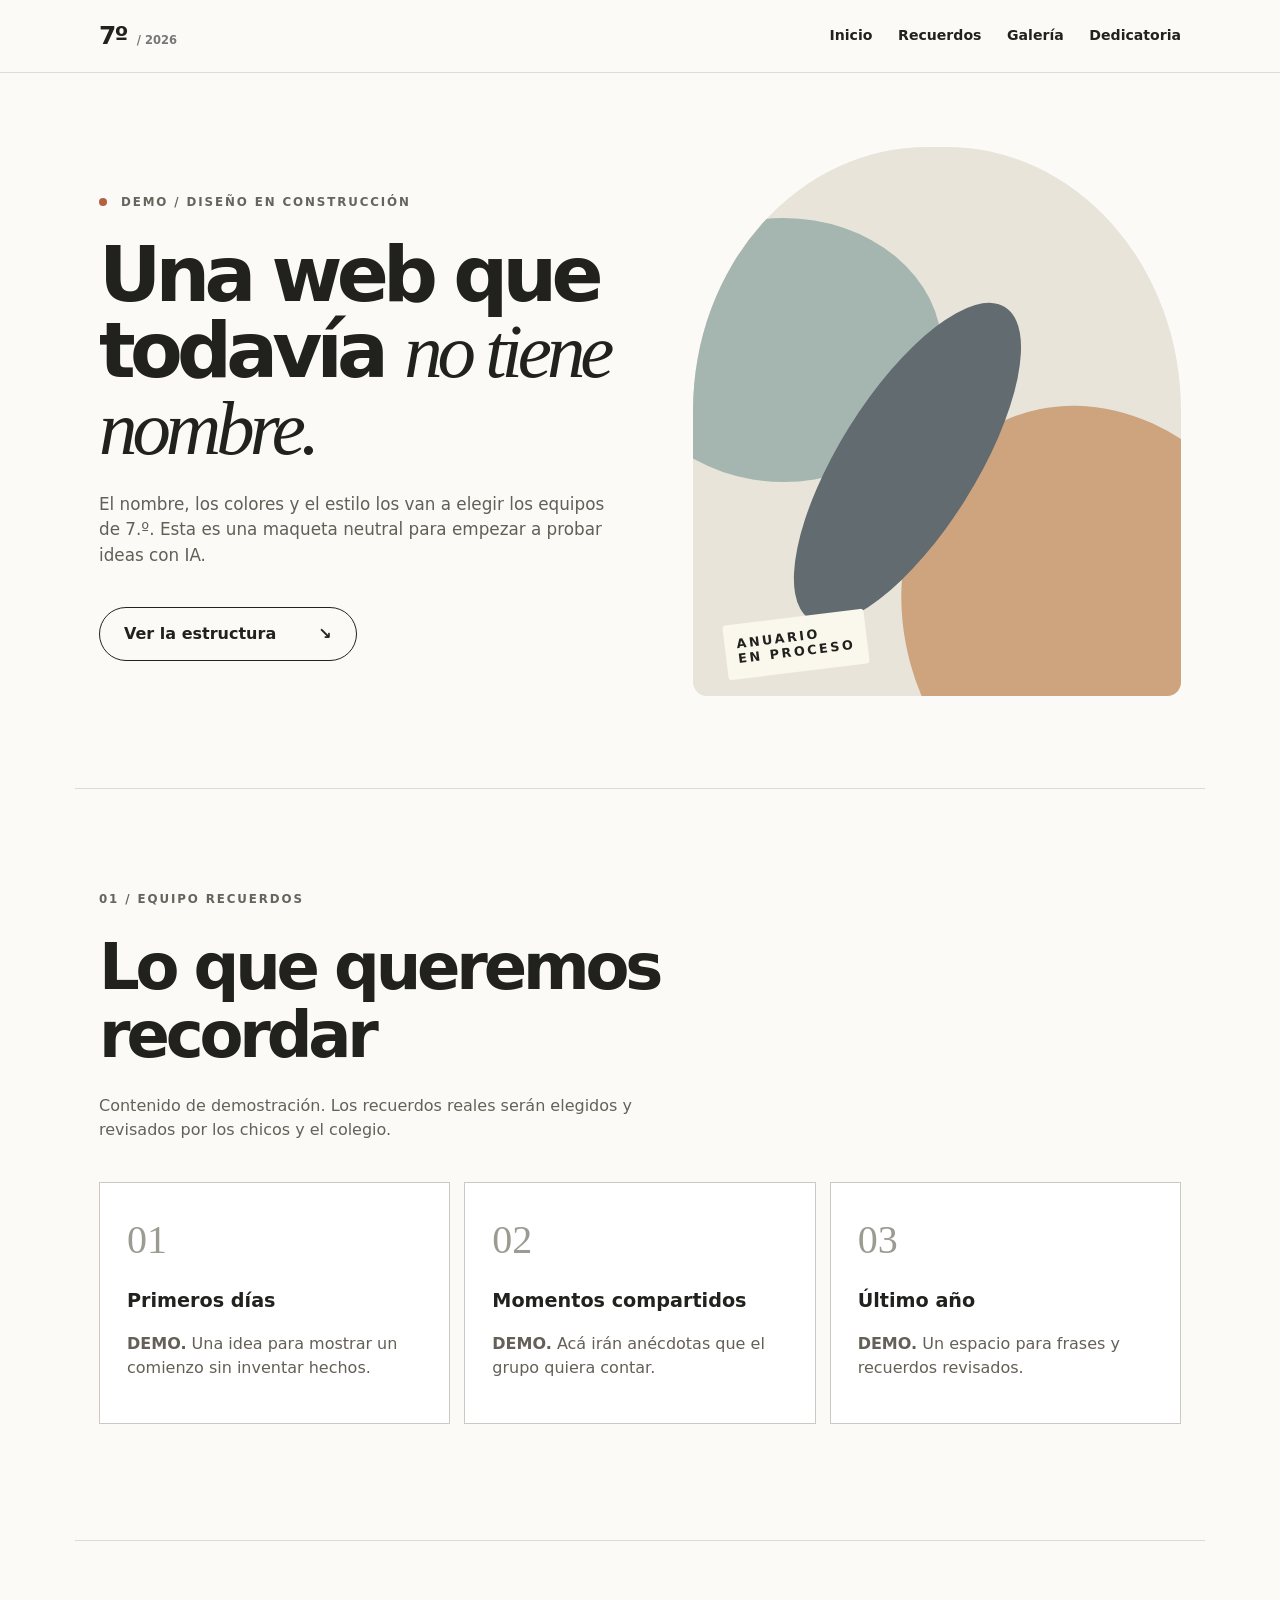
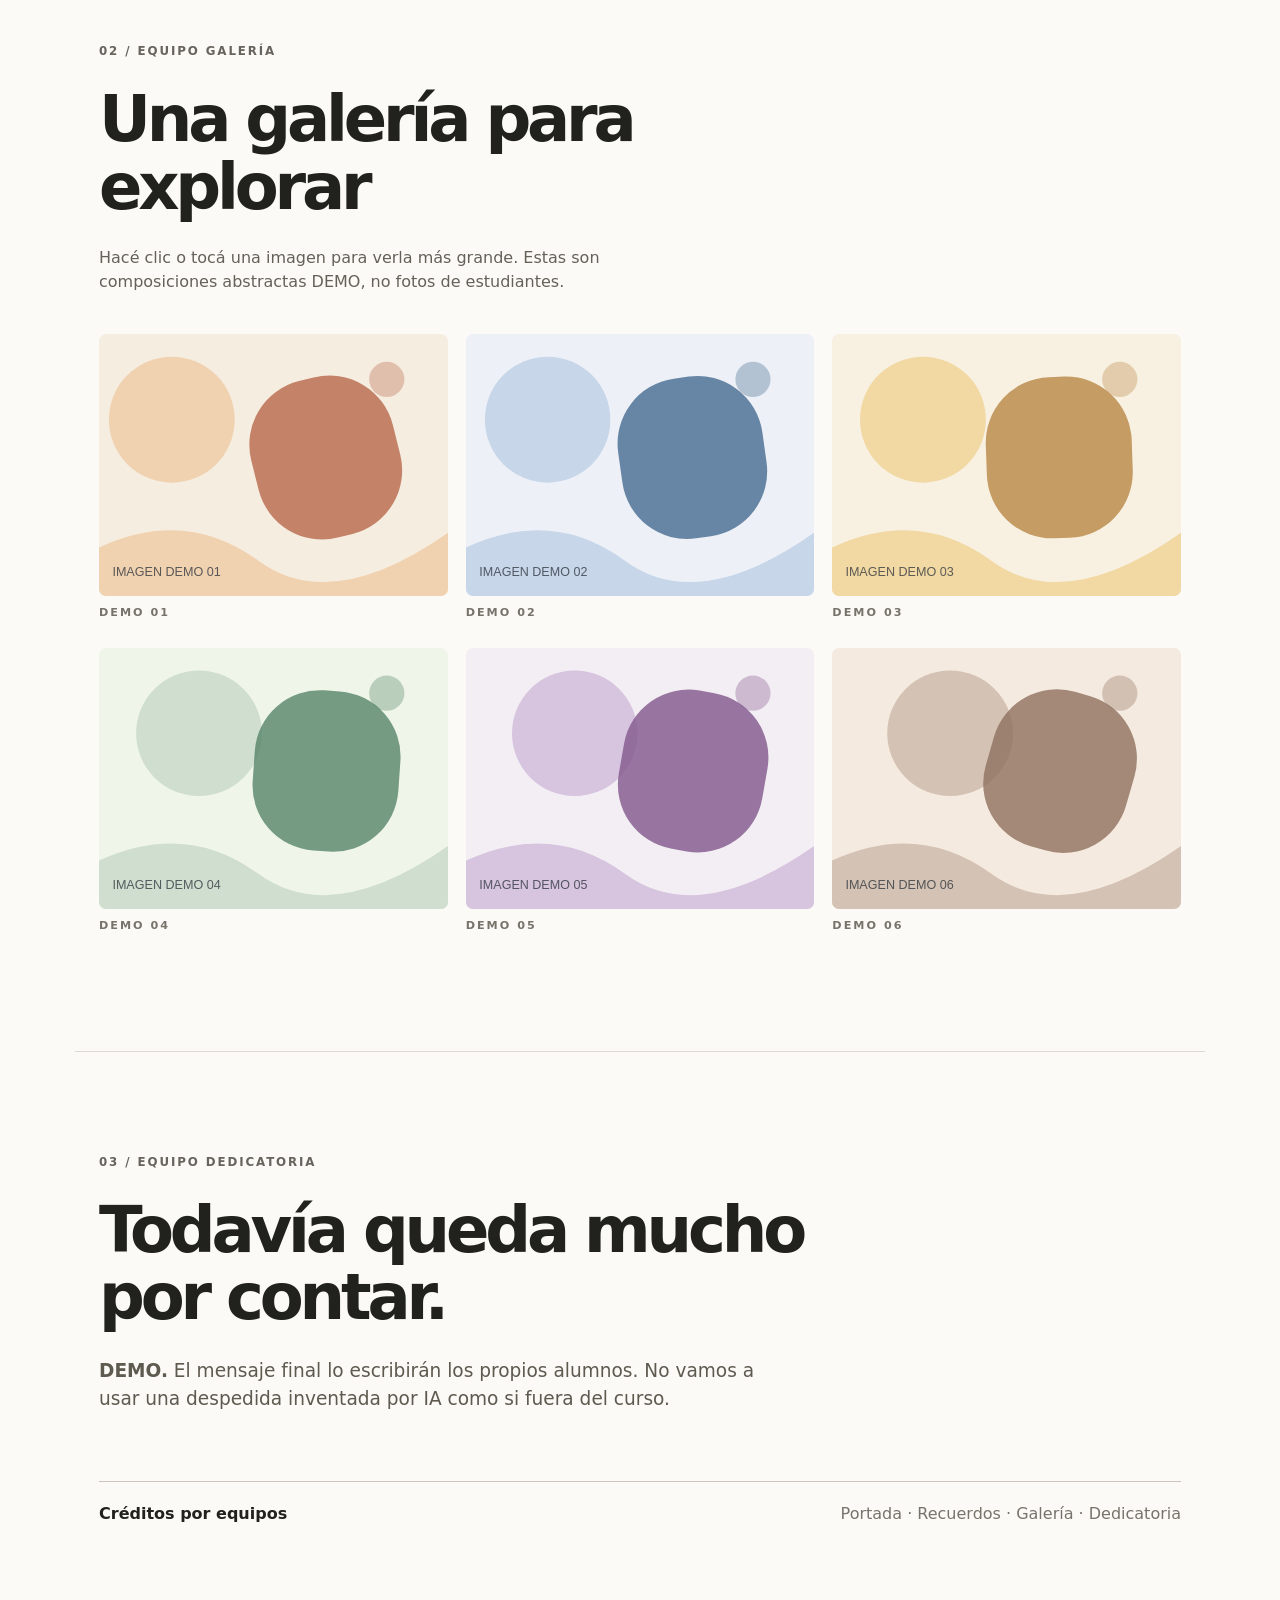
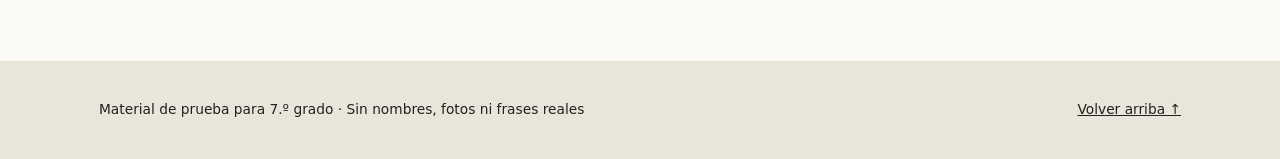
<file: index.html>
<!doctype html>
<html lang="es">
<head>
  <meta charset="utf-8">
  <meta name="viewport" content="width=device-width, initial-scale=1">
  <meta name="description" content="Prototipo educativo de un anuario escolar. Todo el contenido es DEMO.">
  <meta name="robots" content="noindex, nofollow">
  <title>Anuario de 7.º · DEMO sin contenidos reales</title>
  <link rel="stylesheet" href="style.css">
  <script src="script.js" defer></script>
</head>
<body>
  <a class="skip" href="#contenido">Saltar al contenido</a>
  <header class="site-header">
    <div class="wrap header-inner">
      <div class="identity" aria-label="Proyecto educativo">7º <span>/ 2026</span></div>
      <nav aria-label="Navegación principal">
        <a href="#inicio">Inicio</a>
        <a href="#recuerdos">Recuerdos</a>
        <a href="#galeria">Galería</a>
        <a href="#dedicatoria">Dedicatoria</a>
      </nav>
    </div>
  </header>
  <main id="contenido">
    <section id="inicio" class="hero wrap" aria-labelledby="hero-titulo">
      <div class="hero-copy">
        <p class="eyebrow"><span class="dot" aria-hidden="true"></span> DEMO / Diseño en construcción</p>
        <h1 id="hero-titulo">Una web que todavía <em>no tiene nombre.</em></h1>
        <p>El nombre, los colores y el estilo los van a elegir los equipos de 7.º. Esta es una maqueta neutral para empezar a probar ideas con IA.</p>
        <a class="cta" href="#recuerdos">Ver la estructura <span aria-hidden="true">↘</span></a>
      </div>
      <div class="hero-art" aria-label="Composición geométrica abstracta de prueba" role="img">
        <div class="shape shape-a"></div><div class="shape shape-b"></div><div class="shape shape-c"></div>
        <span class="hero-tag">ANUARIO <br> EN PROCESO</span>
      </div>
    </section>
    <section id="recuerdos" class="section wrap" aria-labelledby="h-recuerdos">
      <div class="section-intro"><p class="eyebrow">01 / Equipo Recuerdos</p><h2 id="h-recuerdos">Lo que queremos recordar</h2><p>Contenido de demostración. Los recuerdos reales serán elegidos y revisados por los chicos y el colegio.</p></div>
      <div class="memory-grid">
        <article class="memory"><span class="memory-num">01</span><h3>Primeros días</h3><p><strong>DEMO.</strong> Una idea para mostrar un comienzo sin inventar hechos.</p></article>
        <article class="memory"><span class="memory-num">02</span><h3>Momentos compartidos</h3><p><strong>DEMO.</strong> Acá irán anécdotas que el grupo quiera contar.</p></article>
        <article class="memory"><span class="memory-num">03</span><h3>Último año</h3><p><strong>DEMO.</strong> Un espacio para frases y recuerdos revisados.</p></article>
      </div>
    </section>
    <section id="galeria" class="section wrap" aria-labelledby="h-galeria">
      <div class="section-intro"><p class="eyebrow">02 / Equipo Galería</p><h2 id="h-galeria">Una galería para explorar</h2><p>Hacé clic o tocá una imagen para verla más grande. Estas son composiciones abstractas DEMO, no fotos de estudiantes.</p></div>
      <div class="gallery">
        <figure><button class="photo-button" data-image="assets/demo/demo-01.svg" data-description="Composición abstracta rosa y terracota de prueba" aria-label="Ampliar composición de demostración 1"><img src="assets/demo/demo-01.svg" alt="Formas abstractas rosas y terracota, imagen de prueba"></button><figcaption>DEMO 01</figcaption></figure>
        <figure><button class="photo-button" data-image="assets/demo/demo-02.svg" data-description="Composición abstracta azul de prueba" aria-label="Ampliar composición de demostración 2"><img src="assets/demo/demo-02.svg" alt="Formas abstractas azules, imagen de prueba"></button><figcaption>DEMO 02</figcaption></figure>
        <figure><button class="photo-button" data-image="assets/demo/demo-03.svg" data-description="Composición abstracta amarilla de prueba" aria-label="Ampliar composición de demostración 3"><img src="assets/demo/demo-03.svg" alt="Formas abstractas amarillas, imagen de prueba"></button><figcaption>DEMO 03</figcaption></figure>
        <figure><button class="photo-button" data-image="assets/demo/demo-04.svg" data-description="Composición abstracta verde de prueba" aria-label="Ampliar composición de demostración 4"><img src="assets/demo/demo-04.svg" alt="Formas abstractas verdes, imagen de prueba"></button><figcaption>DEMO 04</figcaption></figure>
        <figure><button class="photo-button" data-image="assets/demo/demo-05.svg" data-description="Composición abstracta violeta de prueba" aria-label="Ampliar composición de demostración 5"><img src="assets/demo/demo-05.svg" alt="Formas abstractas violetas, imagen de prueba"></button><figcaption>DEMO 05</figcaption></figure>
        <figure><button class="photo-button" data-image="assets/demo/demo-06.svg" data-description="Composición abstracta arena de prueba" aria-label="Ampliar composición de demostración 6"><img src="assets/demo/demo-06.svg" alt="Formas abstractas arena, imagen de prueba"></button><figcaption>DEMO 06</figcaption></figure>
      </div>
    </section>
    <section id="dedicatoria" class="section wrap dedication" aria-labelledby="h-final">
      <p class="eyebrow">03 / Equipo Dedicatoria</p><h2 id="h-final">Todavía queda mucho por contar.</h2>
      <p><strong>DEMO.</strong> El mensaje final lo escribirán los propios alumnos. No vamos a usar una despedida inventada por IA como si fuera del curso.</p>
      <div class="credits"><strong>Créditos por equipos</strong><span>Portada · Recuerdos · Galería · Dedicatoria</span></div>
    </section>
  </main>
  <footer class="site-footer"><div class="wrap"><p>Material de prueba para 7.º grado · Sin nombres, fotos ni frases reales</p><a href="#inicio">Volver arriba ↑</a></div></footer>
  <dialog id="visor" aria-label="Imagen ampliada"><div class="modal-top"><span id="visor-caption">Imagen de prueba</span><button id="cerrar-visor" class="close-button" type="button">Cerrar ×</button></div><img id="visor-image" alt=""><p class="modal-note">Imagen de demostración. No contiene menores ni datos personales.</p></dialog>
</body>
</html>
</file>
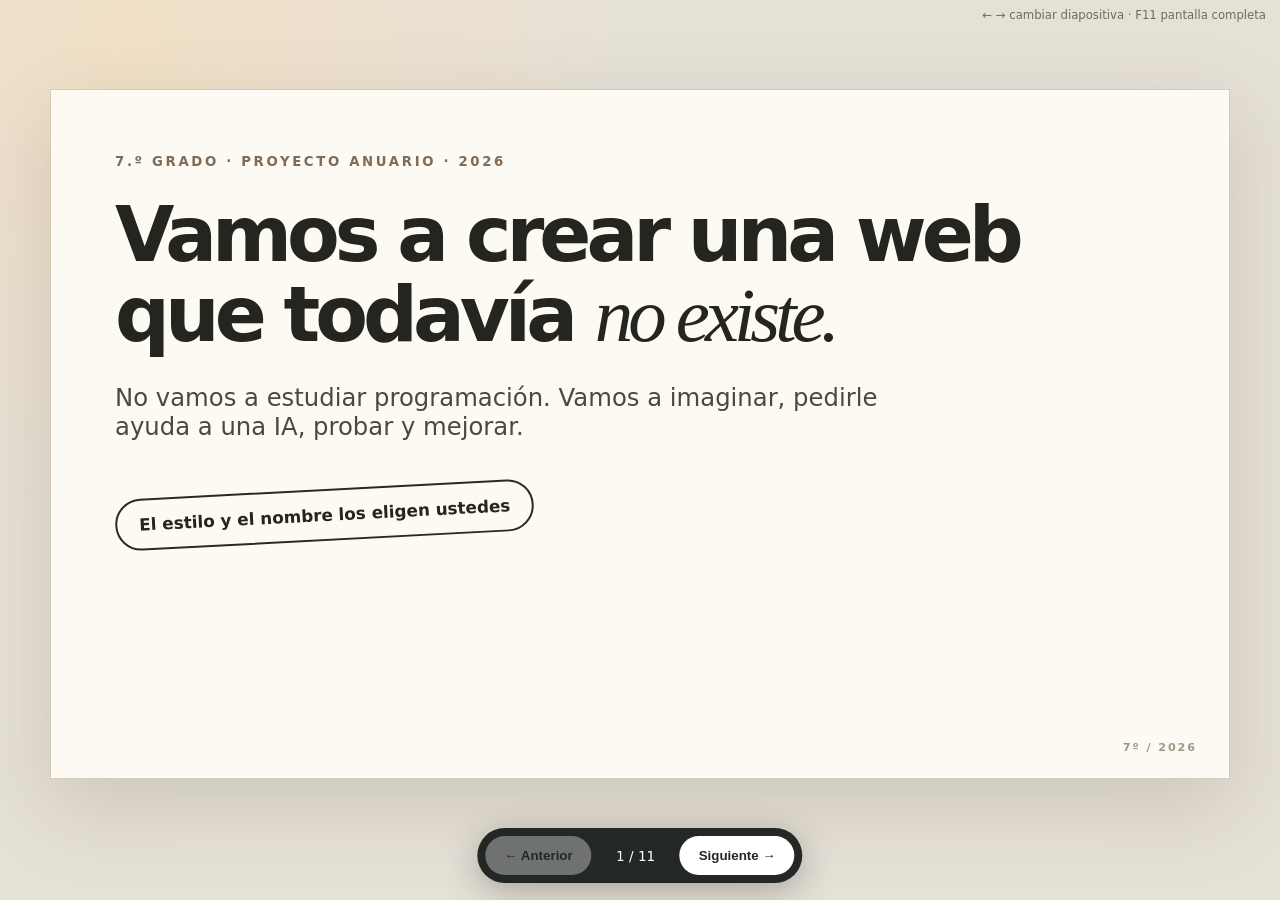
<file: materiales-aula/presentacion-clase-1.html>
<!doctype html><html lang="es"><head><meta charset="utf-8"><meta name="viewport" content="width=device-width, initial-scale=1"><title>Anuario 7.º — Clase 1</title><style>
:root{font-family:system-ui,-apple-system,Segoe UI,sans-serif;color:#252520;background:#e6e1d7}*{box-sizing:border-box}body{margin:0}.stage{min-height:100vh;display:flex;align-items:center;justify-content:center;padding:3.8rem 3rem 5.8rem;background:radial-gradient(circle at 10% 4%,#f2e0c7 0,transparent 35%),#e6e1d7}.slide{display:none;background:#fcfaf3;width:min(1180px,100%);min-height:min(690px,calc(100vh - 100px));position:relative;overflow:hidden;padding:clamp(30px,5vw,70px);border:1px solid #d6cbbb;box-shadow:0 25px 80px #5d524533}.slide.active{display:block}.slide:after{content:"7º / 2026";position:absolute;bottom:24px;right:32px;letter-spacing:.17em;font-weight:800;font-size:.7rem;color:#a19886}.kicker{font-size:.83rem;letter-spacing:.2em;text-transform:uppercase;color:#816b56;font-weight:800;margin-bottom:26px}h1,h2{font-weight:840;letter-spacing:-.065em;line-height:1.04;margin:0 0 27px}h1{font-size:clamp(3.2rem,6vw,6.8rem);max-width:930px}h2{font-size:clamp(2.5rem,5.1vw,5.45rem);max-width:900px}i{font-family:Georgia,serif;font-weight:400}.lead{font-size:clamp(1.15rem,1.9vw,1.65rem);max-width:790px;color:#4a4842;margin:22px 0 0}.stamp{margin-top:48px;display:inline-block;padding:14px 22px;border:2px solid #292a25;border-radius:48px;font-size:1.05rem;transform:rotate(-3deg);font-weight:700}.two{display:grid;grid-template-columns:1fr 1fr;gap:15px;max-width:790px}.two article{border:1px solid #ccc3b4;padding:13px 21px;background:#fff}.two h3{margin:0;font-size:1.35rem}.two p{margin:6px 0 4px;color:#716859}.number{color:#b6694a;font-family:Georgia,serif;font-size:1.55rem}.flow{display:flex;gap:12px;margin-top:46px;flex-wrap:wrap}.flow div{flex:1;min-width:150px;border:1px solid #cfc7bc;padding:23px;background:#eef2ef;font-size:1.2rem;font-weight:700}.flow b{display:block;font-family:Georgia,serif;font-size:3.6rem;font-weight:400;color:#3f776a}.ref-grid{display:grid;grid-template-columns:1fr 1fr;gap:13px}.ref-grid a{display:flex;flex-direction:column;justify-content:space-between;min-height:105px;padding:18px 24px;border-radius:8px;border:1px solid #bcb5a9;background:#e4dfcf;color:inherit;text-decoration:none;font-size:1.35rem;font-weight:800}.ref-grid a:nth-child(2){background:#f2dfd5}.ref-grid a:nth-child(3){background:#cbd9d4}.ref-grid a:nth-child(4){background:#dcd6e7}.ref-grid small{font-size:.87rem;font-weight:500;color:#686158}.ref-grid a:hover{outline:3px solid #335d5d}.tip{font-size:1rem;color:#666056;margin-top:21px}.triple{display:grid;grid-template-columns:repeat(3,1fr);gap:13px}.triple>div{background:#f0e8d8;border-left:8px solid #ac7455;padding:24px;min-height:180px}.triple strong{font-size:2rem}.triple p{font-size:1.1rem}.big-four{display:flex;gap:20px;margin:48px 0}.big-four span{display:grid;place-items:center;width:clamp(75px,13vw,145px);height:clamp(75px,13vw,145px);border-radius:50%;background:#c0d8ca;font-family:Georgia,serif;font-size:4rem;color:#385345}.big-four span:nth-child(2){background:#e4bca5;color:#754632}.big-four span:nth-child(3){background:#d6cdea;color:#5b4b7c}.big-four span:nth-child(4){background:#f3e0a5;color:#765e2c}.roles{display:flex;gap:12px;flex-wrap:wrap;margin:40px 0}.roles span{background:#232b29;color:white;border-radius:6px;padding:13px 19px;font-size:1.3rem;font-weight:650}.roles span:nth-child(even){background:#b76c50}.compare{display:grid;grid-template-columns:1fr 1.3fr;gap:20px;align-items:stretch;margin-top:40px}.compare>div{padding:28px 30px;font-size:1.3rem;border:1px solid #bfb3a3}.bad{background:#f2dbd3}.good{background:#dae8dc}.compare b{font-size:.85rem;letter-spacing:.17em}.schedule{display:grid;grid-template-columns:repeat(2,1fr);gap:12px}.schedule div{padding:23px;background:#ebe7de;border:1px solid #d7ccbc;font-size:1.15rem}.schedule b{display:inline-block;font-size:1.4rem;margin-right:12px;color:#925b45} .controls{position:fixed;z-index:30;bottom:17px;left:50%;transform:translateX(-50%);background:#232725;color:#fff;display:flex;align-items:center;gap:12px;padding:8px;border-radius:99px;box-shadow:0 8px 35px #0004}.controls button{border:0;border-radius:99px;padding:12px 19px;background:#fff;color:#232725;cursor:pointer;font-weight:800}.controls button:disabled{opacity:.35;cursor:default}.controls output{min-width:64px;text-align:center;font-size:.85rem;font-variant-numeric:tabular-nums}a:focus-visible,button:focus-visible{outline:3px solid #f5a64b;outline-offset:3px}.help{position:fixed;top:8px;right:14px;color:#706960;font-size:.73rem;z-index:50}
@media(max-width:750px){.stage{padding:3.5rem 10px 6rem}.slide{min-height:calc(100vh - 140px);padding:28px 22px}.slide:after{right:18px}.two,.triple,.compare,.ref-grid{grid-template-columns:1fr}.two article{padding:6px 14px}.two p{display:none}h1{font-size:3.1rem}h2{font-size:2.9rem}.flow div{padding:11px;font-size:.92rem;min-width:115px}.flow b{font-size:2.4rem}.triple>div{min-height:0;padding:12px}.triple p{margin:3px}.roles span{font-size:1rem;padding:9px}.lead{font-size:1.12rem}.ref-grid a{min-height:66px;font-size:1.12rem}.schedule{grid-template-columns:1fr}.schedule div{padding:12px}}@media(print){.stage{display:block;padding:0;background:#fff}.slide{display:block!important;min-height:0;width:100%;height:17cm;border:0;box-shadow:none;page-break-after:always}.controls,.help{display:none}}
</style></head><body><div class="help">← → cambiar diapositiva · F11 pantalla completa</div><main class="stage" aria-label="Presentación del anuario"><section class="slide active" data-index="0" aria-label="Bienvenidos"><div class="kicker">7.º grado · Proyecto Anuario · 2026</div><h1>Vamos a crear una web que todavía <i>no existe.</i></h1><p class="lead">No vamos a estudiar programación. Vamos a imaginar, pedirle ayuda a una IA, probar y mejorar.</p><span class="stamp">El estilo y el nombre los eligen ustedes</span></section><section class="slide" data-index="1" aria-label="Nuestro objetivo" hidden><div class="kicker">¿Qué vamos a hacer?</div><h2>Una sola página.<br>Cuatro equipos.</h2><div class="two"><article><span class="number">01</span><h3>Portada y menú</h3><p>La primera impresión.</p></article><article><span class="number">02</span><h3>Recuerdos</h3><p>Lo que queremos contar.</p></article><article><span class="number">03</span><h3>Galería</h3><p>Imágenes que cuentan algo.</p></article><article><span class="number">04</span><h3>Dedicatoria</h3><p>El cierre y los créditos.</p></article></div></section><section class="slide" data-index="2" aria-label="Cómo trabajamos" hidden><div class="kicker">Vibe coding, no clases de código</div><h2>Ustedes dirigen.<br>La IA propone.</h2><div class="flow"><div><b>1</b> Imaginar</div><div><b>2</b> Escribir un prompt</div><div><b>3</b> Ver resultado</div><div><b>4</b> Corregir</div></div><p class="lead">Un buen resultado no sale solo: se consigue tomando decisiones.</p></section><section class="slide" data-index="3" aria-label="Inspiración" hidden><div class="kicker">Antes de pedirle nada a la IA…</div><h2>Miremos webs que <i>hicieron personas.</i></h2><div class="ref-grid"><a href="https://design2025.calarts.edu/" target="_blank" rel="noopener">A · CalArts 2025 <small>letras + fotos</small></a><a href="https://www.behance.net/gallery/149238917/SCRAPBOOK-Yearbook-Concept-Layout" target="_blank" rel="noopener">C · Scrapbook <small>recortes + recuerdos</small></a><a href="https://alicjabuchowicz.com/" target="_blank" rel="noopener">F · Escritorio retro <small>ventanas + carpetas</small></a><a href="https://www.behance.net/gallery/136293031/Yearbook-Netflix-Theme" target="_blank" rel="noopener">E · Cine <small>afiches + créditos</small></a></div><p class="tip">Hay más opciones en <b>referencias-para-votar.html</b>. Abrí el original en otra pestaña.</p></section><section class="slide" data-index="4" aria-label="Qué buscar" hidden><div class="kicker">No alcanza con decir «es linda»</div><h2>¿Qué detalle nos gustó?</h2><div class="triple"><div><strong>Fotos</strong><p>¿Grandes, como Polaroid, en grilla?</p></div><div><strong>Letras</strong><p>¿Gigantes, pequeñas, como afiche?</p></div><div><strong>Recorrido</strong><p>¿Menú, tarjetas, línea de tiempo?</p></div></div><p class="lead">Y una pregunta más: ¿qué haríamos distinto para que sea <b>nuestro curso</b>?</p></section><section class="slide" data-index="5" aria-label="Una propuesta por equipo" hidden><div class="kicker">Regla de votación</div><h2>Cada equipo propone <i>un estilo.</i></h2><div class="big-four"><span>A</span><span>B</span><span>C</span><span>D</span></div><p class="lead">Cuando participen los cuatro equipos, elegimos <b>una identidad visual común</b>. Ninguna tanda decide por las otras.</p></section><section class="slide" data-index="6" aria-label="Roles" hidden><div class="kicker">Para que todos tengan algo importante que hacer</div><h2>Equipos con roles que rotan.</h2><div class="roles"><span>Coordinación</span><span>Prompts / IA</span><span>Diseño / Canva</span><span>Contenido</span><span>QA / Pruebas</span></div><p class="lead">Dos PCs con Antigravity. Los demás investigan, diseñan, escriben y prueban. La próxima clase se rotan.</p></section><section class="slide" data-index="7" aria-label="Un buen prompt" hidden><div class="kicker">El pedido que sí ayuda</div><h2>Un pedido preciso vale más que uno largo.</h2><div class="compare"><div class="bad"><b>VAGO</b><p>«Haceme una web re linda de 7.º»</p></div><div class="good"><b>MEJOR</b><p>«Diseñá la galería con fotos de DEMO, estilo scrapbook, marcos como Polaroid y textos cortos. Debe funcionar en celular. Sin nombres reales».</p></div></div></section><section class="slide" data-index="8" aria-label="QA" hidden><div class="kicker">Los errores de la IA se pueden corregir</div><h2>La regla <i>2 – 2 – 1</i></h2><div class="flow"><div><b>2</b> Aciertos</div><div><b>2</b> Cambios</div><div><b>1</b> Prueba</div></div><p class="lead">Ejemplo: «Conservá el menú y la foto grande. Cambiá la fuente y reducí el fondo. Probemos cómo se ve en celular».</p></section><section class="slide" data-index="9" aria-label="Hoy en 40 minutos" hidden><div class="kicker">Misión de hoy</div><h2>Nos llevamos una idea <i>bien explicada.</i></h2><div class="schedule"><div><b>0–12</b> Inspiración y ejemplos</div><div><b>12–20</b> Propuesta de estilo</div><div><b>20–30</b> Prompt y prueba con IA</div><div><b>30–40</b> QA y guardar ficha</div></div><p class="tip">Usamos imágenes DEMO. Las fotos reales requieren revisión y autorización del colegio.</p></section><section class="slide" data-index="10" aria-label="Cierre" hidden><div class="kicker">La web es de los cuatro equipos</div><h2>¿Qué queremos que sienta alguien cuando visite nuestro anuario?</h2><p class="lead">Lo más importante no es que la IA haga muchas cosas. Es que la página tenga la personalidad de ustedes.</p><span class="stamp">Próximo paso: elegir una identidad visual entre las cuatro propuestas</span></section></main><nav class="controls" aria-label="Controles de diapositivas"><button type="button" id="prev" aria-label="Diapositiva anterior">← Anterior</button><output id="count" aria-live="polite">1 / 11</output><button type="button" id="next" aria-label="Siguiente diapositiva">Siguiente →</button></nav>
<script>
const slides = [...document.querySelectorAll('.slide')];let current=0;const back=document.querySelector('#prev'),forward=document.querySelector('#next'),out=document.querySelector('#count');
function show(i){current=Math.max(0,Math.min(i,slides.length-1));slides.forEach((s,j)=>{s.classList.toggle('active',j===current);s.hidden=j!==current});out.textContent=(current+1)+' / '+slides.length;back.disabled=current===0;forward.disabled=current===slides.length-1;}back.addEventListener('click',()=>show(current-1));forward.addEventListener('click',()=>show(current+1));document.addEventListener('keydown',e=>{if(['ArrowRight','PageDown'].includes(e.key)){e.preventDefault();show(current+1)}if(['ArrowLeft','PageUp'].includes(e.key)){e.preventDefault();show(current-1)}});show(0);
</script></body></html>
</file>
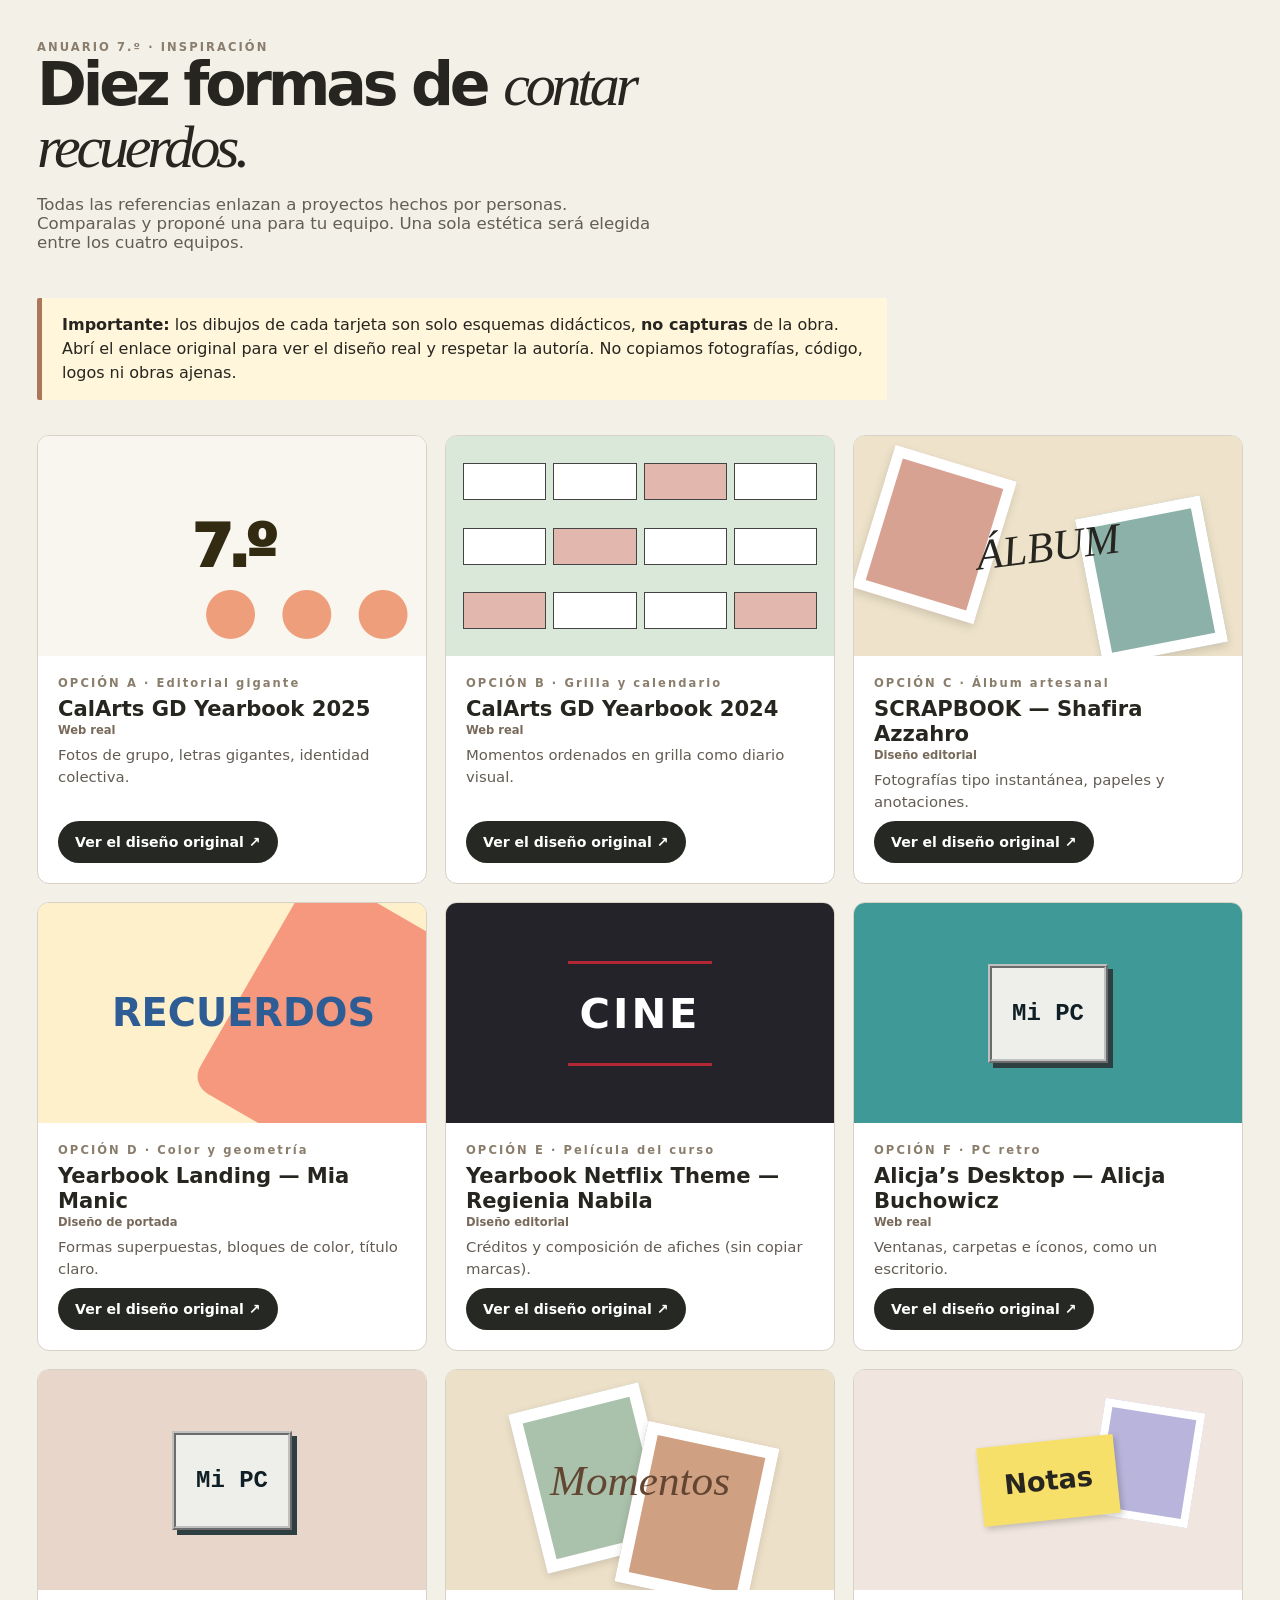
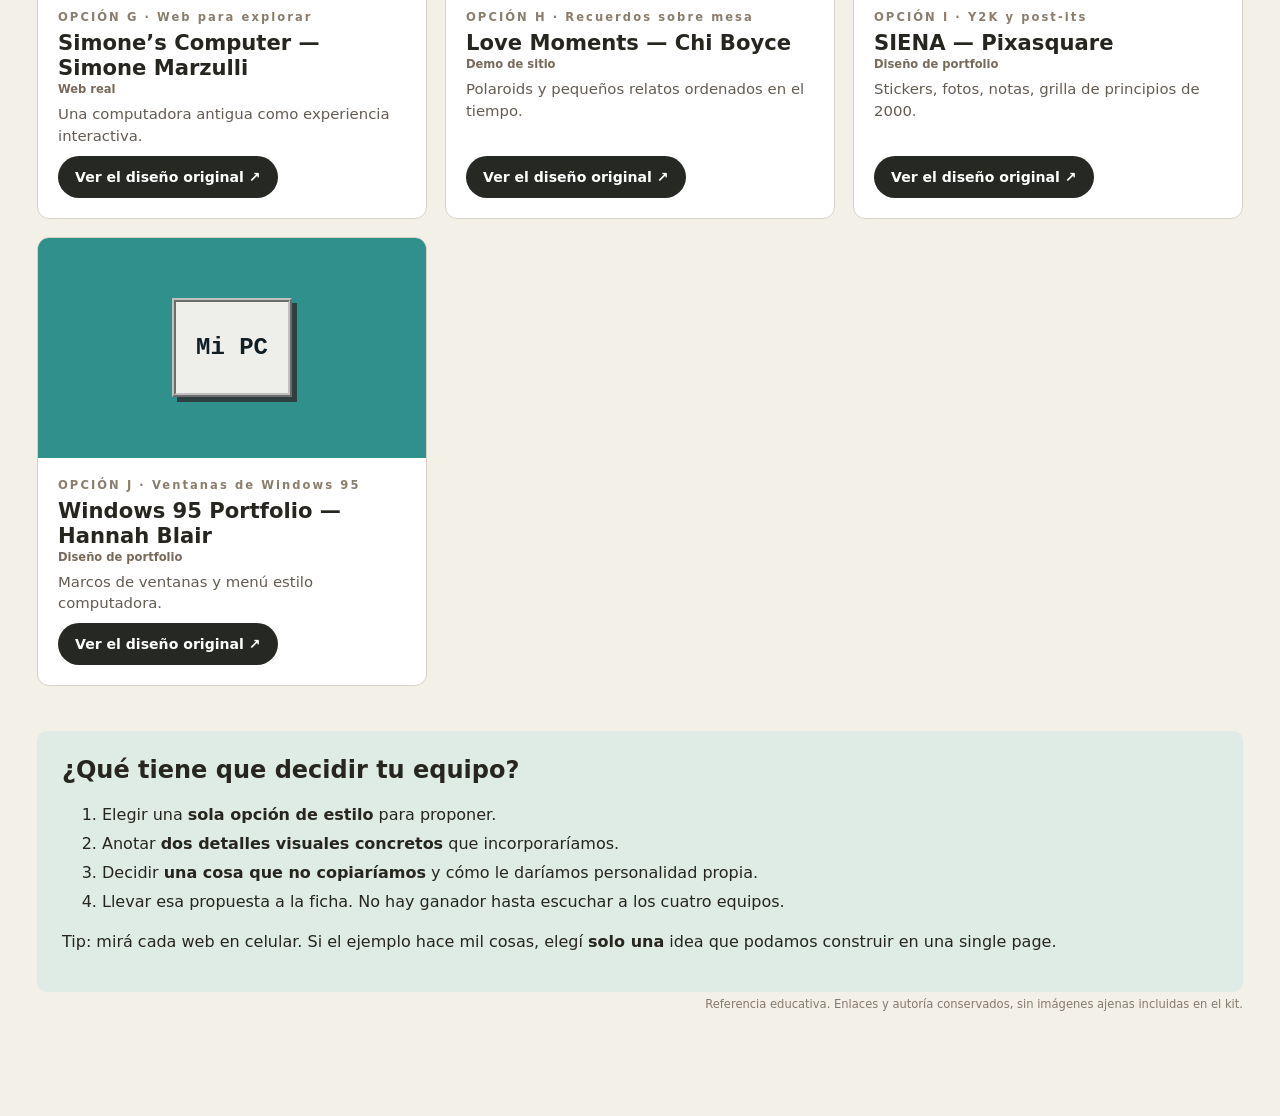
<file: materiales-aula/referencias-para-votar.html>
<!doctype html><html lang="es"><head><meta charset="utf-8"><meta name="viewport" content="width=device-width,initial-scale=1"><meta name="robots" content="noindex, nofollow"><title>Anuario 7.º · Referencias para votar</title><style>
:root{font-family:system-ui,Segoe UI,sans-serif;background:#f3f0e8;color:#27251f}*{box-sizing:border-box}body{margin:0}main{max-width:1250px;padding:40px 22px 100px;margin:auto}header{display:flex;gap:25px;justify-content:space-between;align-items:end;margin-bottom:30px}h1{font-size:clamp(2.3rem,4.7vw,4.5rem);letter-spacing:-.07em;line-height:1.03;max-width:800px;margin:0}h1 em{font-family:Georgia,serif;font-weight:400}p.intro{max-width:620px;font-size:1.04rem;color:#625e55}.note{background:#fff6dc;padding:15px 20px;border-left:5px solid #ad7656;border-radius:2px;max-width:850px;line-height:1.5}section.cards{display:grid;grid-template-columns:repeat(3,1fr);gap:18px;margin-top:35px}.card{background:white;border:1px solid #d8d1c5;display:flex;flex-direction:column;min-width:0;border-radius:12px;overflow:hidden}.visual{height:220px;position:relative;overflow:hidden;padding:17px;display:flex;align-items:center;justify-content:center}.visual span{position:relative;z-index:1}.A{background:#f8f6ee;color:#322a11}.A span{font-weight:950;font-size:3.7rem;letter-spacing:-.09em}.A:after{content:'● ● ●';position:absolute;color:#ee9e7a;font-size:4rem;bottom:10px;right:15px}.B{background:#d9e8d9;display:grid;grid-template-columns:repeat(4,1fr);gap:7px}.B i{height:37px;border:1px solid #444;background:#fff;display:block}.B i:nth-child(3n){background:#e2b7ad}.C{background:#eee3ca}.C span{font-family:Georgia,serif;font-size:2.7rem;font-style:italic;transform:rotate(-7deg)}.C:before,.C:after{content:'';position:absolute;width:105px;height:127px;background:#d8a293;border:11px solid #fff;box-shadow:0 4px 10px #0002;transform:rotate(17deg);left:17px;top:24px}.C:after{background:#8cb1a8;transform:rotate(-11deg);left:auto;right:27px;top:70px}.D{background:#fff0cc}.D span{font-size:2.4rem;font-weight:850;line-height:1;color:#2e5c94;max-width:240px;text-align:center}.D:before{content:'';position:absolute;right:-60px;top:10px;width:250px;height:250px;background:#f1745d;transform:rotate(30deg);border-radius:20px;opacity:.7}.E{background:#24232a;color:#fff}.E span{font-size:2.6rem;letter-spacing:.07em;font-weight:900;border-top:3px solid #b12734;border-bottom:3px solid #b12734;padding:25px 12px}.F,.G,.J{background:#3f9a97;color:#101f25}.F span,.G span,.J span{background:#eeeeea;border:4px ridge #c0c0c0;box-shadow:5px 5px 0 #2e3f42;padding:32px 20px;font-family:monospace;font-weight:900;font-size:1.5rem}.G{background:#e7d6c9}.J{background:#2f908c}.H{background:#ede0c8}.H:before,.H:after{position:absolute;content:'';width:110px;height:140px;background:#aac2ac;border:12px solid white;transform:rotate(-14deg);left:80px;top:26px;box-shadow:0 3px 9px #0002}.H:after{background:#d0a083;transform:rotate(12deg);left:auto;right:70px;top:63px}.H span{font-family:Georgia,serif;font-size:2.7rem;font-style:italic;z-index:2;color:#624632}.I{background:#f0e6df}.I span{background:#f7e06a;padding:24px;font-size:1.7rem;font-weight:850;transform:rotate(-6deg);box-shadow:2px 3px 6px #0003}.I:before{content:'';position:absolute;width:85px;height:100px;background:#b8b4db;right:45px;top:35px;transform:rotate(9deg);border:8px solid white}.cardbody{padding:20px;display:flex;flex-direction:column;flex:1}.letter{font-size:.72rem;letter-spacing:.18em;color:#8a7d6c;font-weight:800}.card h2{font-size:1.32rem;margin:6px 0 2px}.card p{margin:8px 0;color:#635c53;line-height:1.45;font-size:.93rem}.type{font-size:.72rem;font-weight:800;color:#776a5b}.card a{display:inline-block;margin-top:auto;padding:13px 17px;border-radius:100px;background:#262923;color:#fff;text-decoration:none;font-size:.88rem;font-weight:700;align-self:flex-start}.card a:hover,.card a:focus-visible{background:#745741}.help{margin-top:45px;background:#dfebe5;padding:25px;border-radius:10px}.help h2{margin:0}.help li{padding:5px 0}.caption{font-size:.72rem;color:#847a6d;text-align:right;margin:5px 0}.sr-only{position:absolute;width:1px;height:1px;overflow:hidden;clip:rect(0,0,0,0)}@media(max-width:900px){section.cards{grid-template-columns:repeat(2,1fr)}}@media(max-width:630px){section.cards{grid-template-columns:1fr}main{padding:22px 16px}header{display:block}.visual{height:180px}}@media print{section.cards{grid-template-columns:repeat(2,1fr)}.card{break-inside:avoid}.card a{border:1px solid #333;background:#fff;color:#111}.visual{height:140px}}
</style></head><body><main><header><div><div class="letter">ANUARIO 7.º · INSPIRACIÓN</div><h1>Diez formas de <em>contar recuerdos.</em></h1><p class="intro">Todas las referencias enlazan a proyectos hechos por personas. Comparalas y proponé una para tu equipo. Una sola estética será elegida entre los cuatro equipos.</p></div></header><aside class="note"><strong>Importante:</strong> los dibujos de cada tarjeta son solo esquemas didácticos, <b>no capturas</b> de la obra. Abrí el enlace original para ver el diseño real y respetar la autoría. No copiamos fotografías, código, logos ni obras ajenas.</aside><section class="cards" aria-label="Referencias visuales">
<article class="card"><div class="visual A" aria-hidden="true"><span>7.º</span></div><div class="cardbody"><div class="letter">OPCIÓN A · Editorial gigante</div><h2>CalArts GD Yearbook 2025</h2><div class="type">Web real</div><p>Fotos de grupo, letras gigantes, identidad colectiva.</p><a href="https://design2025.calarts.edu/" target="_blank" rel="noopener noreferrer">Ver el diseño original ↗</a></div></article><article class="card"><div class="visual B" aria-hidden="true"><i></i><i></i><i></i><i></i><i></i><i></i><i></i><i></i><i></i><i></i><i></i><i></i></div><div class="cardbody"><div class="letter">OPCIÓN B · Grilla y calendario</div><h2>CalArts GD Yearbook 2024</h2><div class="type">Web real</div><p>Momentos ordenados en grilla como diario visual.</p><a href="https://design2024.calarts.edu/" target="_blank" rel="noopener noreferrer">Ver el diseño original ↗</a></div></article><article class="card"><div class="visual C" aria-hidden="true"><span>ÁLBUM</span></div><div class="cardbody"><div class="letter">OPCIÓN C · Álbum artesanal</div><h2>SCRAPBOOK — Shafira Azzahro</h2><div class="type">Diseño editorial</div><p>Fotografías tipo instantánea, papeles y anotaciones.</p><a href="https://www.behance.net/gallery/149238917/SCRAPBOOK-Yearbook-Concept-Layout" target="_blank" rel="noopener noreferrer">Ver el diseño original ↗</a></div></article><article class="card"><div class="visual D" aria-hidden="true"><span>RECUERDOS</span></div><div class="cardbody"><div class="letter">OPCIÓN D · Color y geometría</div><h2>Yearbook Landing — Mia Manic</h2><div class="type">Diseño de portada</div><p>Formas superpuestas, bloques de color, título claro.</p><a href="https://dribbble.com/shots/20707552-Yearbook-Web-Design-Landing-Page" target="_blank" rel="noopener noreferrer">Ver el diseño original ↗</a></div></article><article class="card"><div class="visual E" aria-hidden="true"><span>CINE</span></div><div class="cardbody"><div class="letter">OPCIÓN E · Película del curso</div><h2>Yearbook Netflix Theme — Regienia Nabila</h2><div class="type">Diseño editorial</div><p>Créditos y composición de afiches (sin copiar marcas).</p><a href="https://www.behance.net/gallery/136293031/Yearbook-Netflix-Theme" target="_blank" rel="noopener noreferrer">Ver el diseño original ↗</a></div></article><article class="card"><div class="visual F" aria-hidden="true"><span>Mi PC</span></div><div class="cardbody"><div class="letter">OPCIÓN F · PC retro</div><h2>Alicja’s Desktop — Alicja Buchowicz</h2><div class="type">Web real</div><p>Ventanas, carpetas e íconos, como un escritorio.</p><a href="https://alicjabuchowicz.com/" target="_blank" rel="noopener noreferrer">Ver el diseño original ↗</a></div></article><article class="card"><div class="visual G" aria-hidden="true"><span>Mi PC</span></div><div class="cardbody"><div class="letter">OPCIÓN G · Web para explorar</div><h2>Simone’s Computer — Simone Marzulli</h2><div class="type">Web real</div><p>Una computadora antigua como experiencia interactiva.</p><a href="https://simone.computer/" target="_blank" rel="noopener noreferrer">Ver el diseño original ↗</a></div></article><article class="card"><div class="visual H" aria-hidden="true"><span>Momentos</span></div><div class="cardbody"><div class="letter">OPCIÓN H · Recuerdos sobre mesa</div><h2>Love Moments — Chi Boyce</h2><div class="type">Demo de sitio</div><p>Polaroids y pequeños relatos ordenados en el tiempo.</p><a href="https://www.framer.com/marketplace/templates/love-moments/" target="_blank" rel="noopener noreferrer">Ver el diseño original ↗</a></div></article><article class="card"><div class="visual I" aria-hidden="true"><span>Notas</span></div><div class="cardbody"><div class="letter">OPCIÓN I · Y2K y post-its</div><h2>SIENA — Pixasquare</h2><div class="type">Diseño de portfolio</div><p>Stickers, fotos, notas, grilla de principios de 2000.</p><a href="https://dribbble.com/shots/27420712-SIENA-Y2K-inspired-Readymag-Portfolio-Template" target="_blank" rel="noopener noreferrer">Ver el diseño original ↗</a></div></article><article class="card"><div class="visual J" aria-hidden="true"><span>Mi PC</span></div><div class="cardbody"><div class="letter">OPCIÓN J · Ventanas de Windows 95</div><h2>Windows 95 Portfolio — Hannah Blair</h2><div class="type">Diseño de portfolio</div><p>Marcos de ventanas y menú estilo computadora.</p><a href="https://dribbble.com/shots/11444365-Windows-95-Inspired-Portfolio-Site" target="_blank" rel="noopener noreferrer">Ver el diseño original ↗</a></div></article></section><section class="help"><h2>¿Qué tiene que decidir tu equipo?</h2><ol><li>Elegir una <b>sola opción de estilo</b> para proponer.</li><li>Anotar <b>dos detalles visuales concretos</b> que incorporaríamos.</li><li>Decidir <b>una cosa que no copiaríamos</b> y cómo le daríamos personalidad propia.</li><li>Llevar esa propuesta a la ficha. No hay ganador hasta escuchar a los cuatro equipos.</li></ol><p>Tip: mirá cada web en celular. Si el ejemplo hace mil cosas, elegí <b>solo una</b> idea que podamos construir en una single page.</p></section><p class="caption">Referencia educativa. Enlaces y autoría conservados, sin imágenes ajenas incluidas en el kit.</p></main></body></html>
</file>
<file: style.css>
/* Maqueta editorial neutra DEMO. NO determina la identidad que votarán los equipos. */
:root{font-family:system-ui,-apple-system,Segoe UI,sans-serif;color:#21211e;background:#fbfaf6;line-height:1.5;font-synthesis:none}
*{box-sizing:border-box}html{scroll-behavior:smooth}body{margin:0}button,a{font:inherit}a{color:inherit}button{cursor:pointer}a:focus-visible,button:focus-visible{outline:3px solid #176d74;outline-offset:4px}img{max-width:100%;display:block}
.wrap{max-width:1130px;padding-inline:24px;margin-inline:auto}.skip{position:absolute;top:-100px;left:20px;z-index:300;padding:12px;background:#fff}.skip:focus{top:8px}.site-header{position:sticky;top:0;z-index:20;background:#fbfaf6f2;backdrop-filter:blur(8px);border-bottom:1px solid #dedcd4}.header-inner{display:flex;gap:28px;align-items:center;justify-content:space-between;min-height:72px}.identity{font-weight:900;font-size:1.55rem;letter-spacing:-.07em}.identity span{font-size:.72rem;color:#777;letter-spacing:0;margin-left:3px}nav{display:flex;gap:clamp(10px,2vw,32px);flex-wrap:wrap}nav a{font-size:.88rem;font-weight:650;text-decoration:none}nav a:hover{text-decoration:underline;text-underline-offset:5px}
.hero{min-height:620px;display:grid;grid-template-columns:1.04fr .96fr;gap:65px;align-items:center;padding-block:74px 92px}.eyebrow{text-transform:uppercase;font-size:.74rem;letter-spacing:.16em;font-weight:750;color:#66645c}.dot{display:inline-block;width:8px;height:8px;background:#b36141;border-radius:50%;margin-right:8px}.hero h1{font-size:clamp(3.3rem,6vw,5.7rem);letter-spacing:-.075em;line-height:.99;font-weight:850;margin:25px 0}.hero h1 em{font-family:Georgia,serif;font-weight:400;letter-spacing:-.065em}.hero-copy>p:not(.eyebrow){max-width:52ch;color:#615f56;font-size:1.05rem}.cta{display:inline-flex;gap:42px;align-items:center;border:1px solid #222;border-radius:100px;padding:14px 24px;text-decoration:none;margin-top:22px;font-weight:700}.cta:hover{background:#24231e;color:#fff}.hero-art{aspect-ratio:4/4.5;background:#e8e4d9;position:relative;overflow:hidden;border-radius:48% 48% 14px 14px}.shape{position:absolute}.shape-a{width:65%;height:48%;background:#a4b6af;border-radius:50%;left:-14%;top:13%}.shape-b{width:78%;height:82%;background:#cda47e;border-radius:50%;right:-22%;bottom:-28%;transform:rotate(-25deg)}.shape-c{width:28%;height:67%;background:#616b70;border-radius:50%;left:30%;top:24%;transform:rotate(32deg)}.hero-tag{position:absolute;bottom:24px;left:32px;background:#faf7ed;border-radius:3px;padding:12px;font-size:.8rem;letter-spacing:.2em;line-height:1.2;font-weight:800;transform:rotate(-7deg)}
.section{padding-block:90px 116px;border-top:1px solid #dcdad2;scroll-margin-top:96px}.section-intro{max-width:720px;margin-bottom:40px}.section h2{font-size:clamp(2.6rem,5vw,4.7rem);letter-spacing:-.065em;line-height:1.05;margin:.4em 0}.section-intro p:last-child{color:#656159;max-width:55ch}.memory-grid{display:grid;grid-template-columns:repeat(3,1fr);gap:14px}.memory{border:1px solid #cbc9c1;min-height:240px;padding:27px;background:#fff}.memory-num{font-family:Georgia,serif;font-size:2.5rem;color:#9c9b91}.memory h3{margin:17px 0 6px;font-size:1.2rem}.memory p{color:#646058}.gallery{display:grid;grid-template-columns:repeat(3,1fr);gap:26px 18px}.gallery figure{margin:0}.photo-button{display:block;width:100%;border:0;padding:0;background:none;overflow:hidden;aspect-ratio:4/3;border-radius:7px}.photo-button img{width:100%;height:100%;object-fit:cover;transition:transform .32s}.photo-button:hover img{transform:scale(1.055)}figcaption{font-size:.7rem;letter-spacing:.18em;font-weight:800;color:#76736b;padding-top:9px}.dedication{padding-bottom:135px}.dedication h2{max-width:830px}.dedication>p:not(.eyebrow){max-width:670px;font-size:1.16rem;color:#5e5a50}.credits{display:flex;gap:20px;justify-content:space-between;flex-wrap:wrap;border-top:1px solid #ccc5bb;margin-top:68px;padding-top:20px}.credits span{color:#77726a}.site-footer{padding:25px 0;background:#e9e5da;font-size:.86rem}.site-footer>.wrap{display:flex;gap:10px;justify-content:space-between;align-items:center;flex-wrap:wrap}
dialog{width:min(92vw,840px);max-height:92vh;border:0;border-radius:18px;padding:18px;box-shadow:0 24px 110px #0006;background:#f9f7ef}dialog::backdrop{background:#101311bf}.modal-top{display:flex;align-items:center;justify-content:space-between;gap:12px;margin-bottom:15px;font-weight:700}.close-button{border:1px solid #3d403b;background:#fff;border-radius:40px;padding:9px 15px}.close-button:hover{background:#e9e7df}dialog img{width:100%;max-height:68vh;object-fit:contain;background:#eee9dc;border-radius:8px}.modal-note{font-size:.79rem;color:#696459;margin-bottom:0}
@media(max-width:760px){.header-inner{align-items:flex-start;flex-direction:column;padding-top:14px;padding-bottom:10px;gap:12px}nav{gap:18px}.hero{grid-template-columns:1fr;gap:34px;min-height:0;padding-block:50px}.hero-art{max-height:370px;border-radius:42% 42% 12px 12px}.section{padding-block:60px 70px;scroll-margin-top:130px}.memory-grid{grid-template-columns:1fr}.memory{min-height:175px}.gallery{grid-template-columns:repeat(2,1fr);gap:18px 12px}}@media(max-width:420px){.wrap{padding-inline:16px}nav a{font-size:.82rem}.gallery{grid-template-columns:1fr 1fr}.hero h1{font-size:3.1rem}}
@media(prefers-reduced-motion:reduce){html{scroll-behavior:auto}.photo-button img{transition:none}.photo-button:hover img{transform:none}}
</file>
